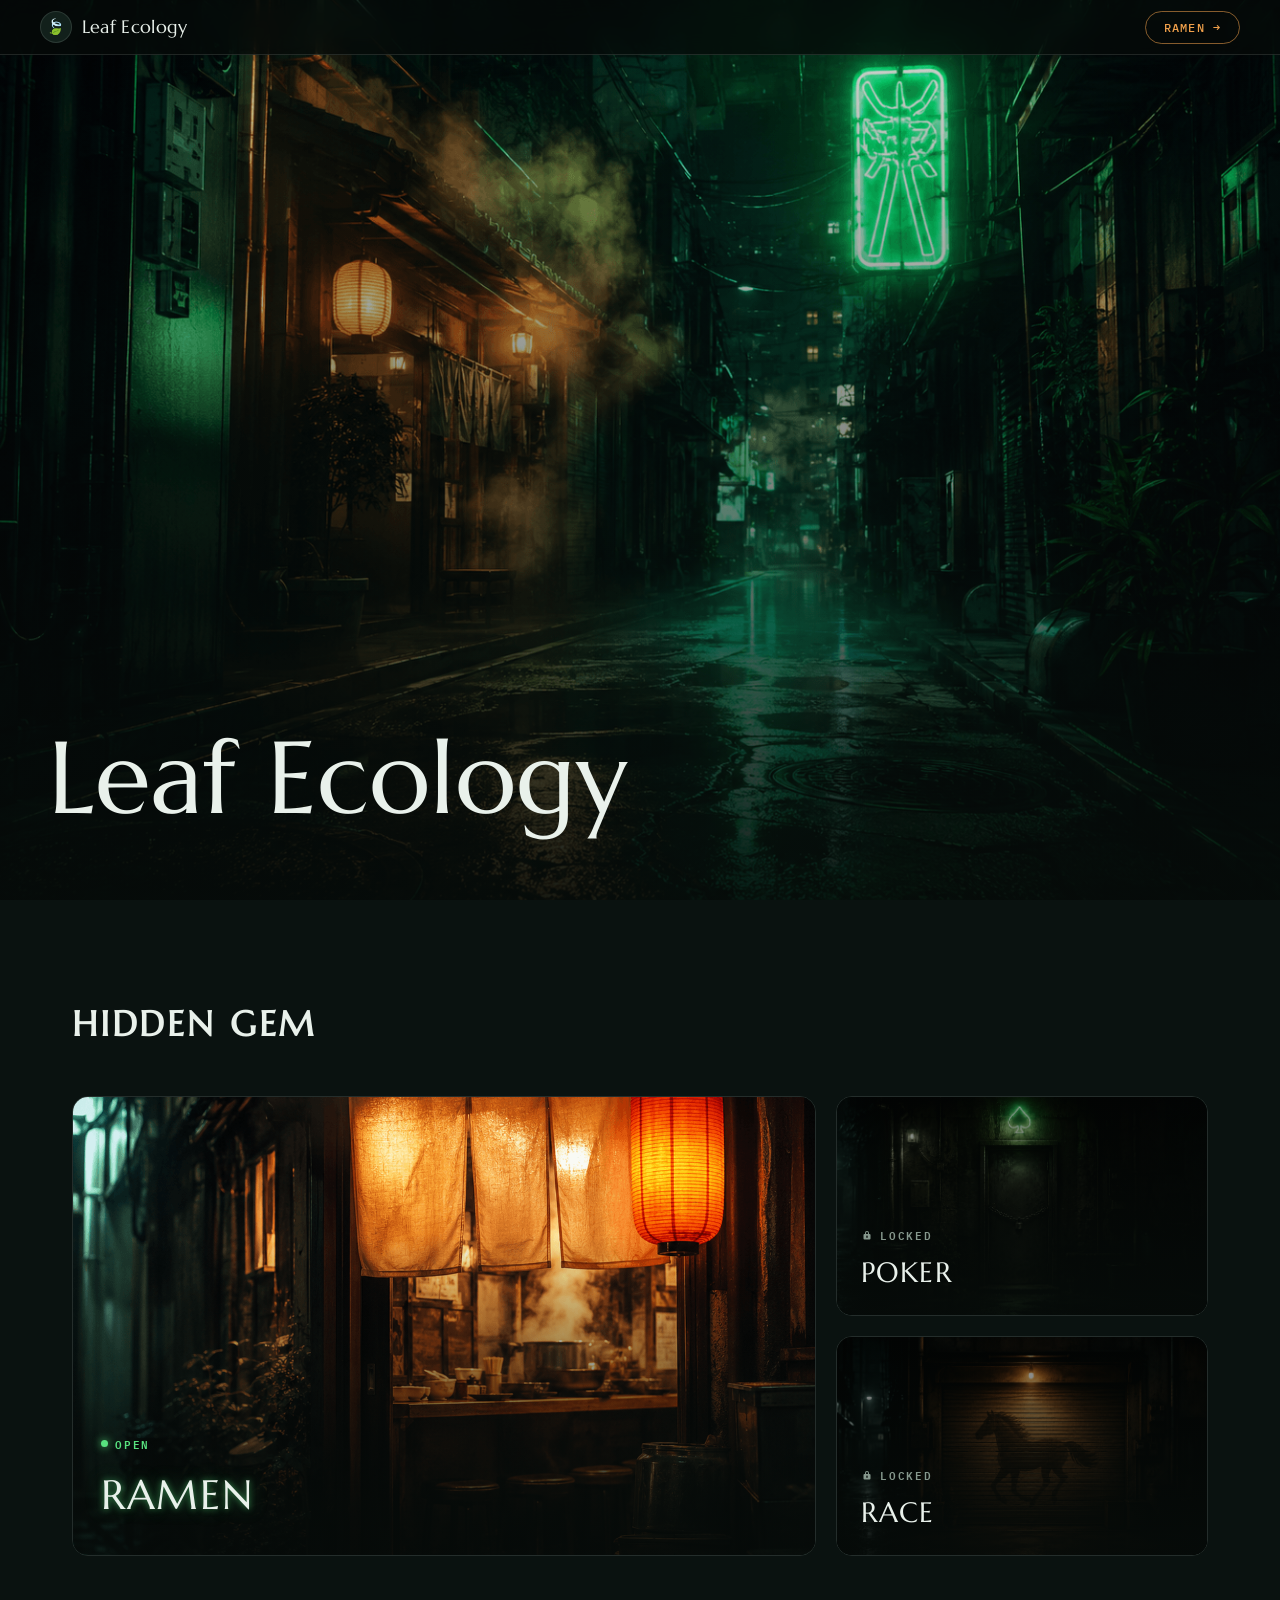
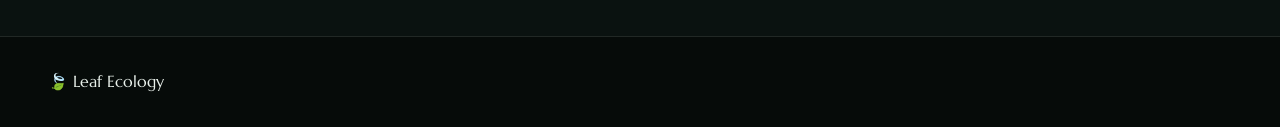
<file: index.html>
<!DOCTYPE html>
<html lang="ja">
<head>
  <meta charset="UTF-8">
  <meta name="viewport" content="width=device-width, initial-scale=1.0">
  <title>Leaf Ecology｜深夜の裏路地</title>
  <meta name="description" content="ラーメン、ポーカー、競馬。深夜の裏路地に隠れた、趣味だけの部屋「Leaf Ecology」">

  <!-- OGP -->
  <meta property="og:type"        content="website">
  <meta property="og:site_name"   content="Leaf Ecology">
  <meta property="og:title"       content="Leaf Ecology｜深夜の裏路地">
  <meta property="og:description" content="ラーメン、ポーカー、競馬。深夜の裏路地に隠れた、趣味だけの部屋">
  <meta property="og:url"         content="https://leaf-ecology.com/">
  <meta property="og:image"       content="https://leaf-ecology.com/assets/images/ogp_home.png">
  <meta property="og:locale"      content="ja_JP">

  <!-- Twitter Card -->
  <meta name="twitter:card"        content="summary_large_image">
  <meta name="twitter:title"       content="Leaf Ecology｜深夜の裏路地">
  <meta name="twitter:description" content="ラーメン、ポーカー、競馬。深夜の裏路地に隠れた、趣味だけの部屋">
  <meta name="twitter:image"       content="https://leaf-ecology.com/assets/images/ogp_home.png">

  <!-- Google Fonts -->
  <link rel="preconnect" href="https://fonts.googleapis.com">
  <link rel="preconnect" href="https://fonts.gstatic.com" crossorigin>
  <link href="https://fonts.googleapis.com/css2?family=Inter:wght@400;500;600;700;800;900&family=Noto+Sans+JP:wght@400;500;700;900&family=Marcellus&family=Shippori+Mincho:wght@500;600;700&family=IBM+Plex+Mono:wght@400;500;600&display=swap" rel="stylesheet">

  <!-- スタイルシート -->
  <link rel="stylesheet" href="style.css">
  <link rel="stylesheet" href="index.css">
</head>
<body>

<!-- nav の濃淡切り替え用センチナル -->
<div id="scroll-sentinel" aria-hidden="true"></div>

<!-- ── MASTHEAD NAV ── -->
<nav id="masthead">
  <a href="#" class="nav-logo">
    <div class="nav-logo-icon">🍃</div>
    <span>Leaf Ecology</span>
  </a>
  <ul class="nav-links" id="nav-links">
    <li><a href="ramen.html" class="nav-cta">Ramen →</a></li>
  </ul>
  <button class="nav-hamburger" id="nav-hamburger" aria-label="メニュー" aria-expanded="false">
    <span></span><span></span><span></span>
  </button>
</nav>

<!-- ── HERO : 路地の入り口 ── -->
<header class="hero" id="home">
  <div class="hero-bg" aria-hidden="true">
    <div class="hero-bg-fallback"></div>
    <img src="assets/images/alley/hero-alley.jpg" alt="" class="hero-bg-img"
      onerror="this.remove()">
    <div class="hero-scrim"></div>
  </div>

  <div class="hero-content">
    <h1 class="hero-title reveal">Leaf Ecology</h1>
  </div>
</header>

<!-- ── THE ROOMS : 隠れ家 ── -->
<section class="rooms" id="rooms">
  <div class="section-head reveal">
    <h2 class="section-title">HIDDEN GEM</h2>
  </div>

  <div class="room-grid">

    <!-- RAMEN — 開放中 -->
    <a href="ramen.html" class="room-door room-ramen room-open reveal">
      <div class="room-door-media" aria-hidden="true">
        <div class="room-door-fallback"></div>
        <img class="room-door-img" src="assets/images/alley/door-ramen.jpg" alt=""
          onerror="this.remove()">
        <div class="room-door-scrim"></div>
        <!-- 店先から立ちのぼる湯気 -->
        <div class="steam"><i></i><i></i><i></i></div>
      </div>
      <div class="room-door-content">
        <span class="room-status status-open"><i class="led" aria-hidden="true"></i>Open</span>
        <span class="room-code neon-sign">RAMEN</span>
      </div>
    </a>

    <div class="room-stack">

      <!-- POKER — 準備中 -->
      <div class="room-door room-poker room-locked reveal"
        role="button" aria-disabled="true" tabindex="0"
        aria-label="ポーカーの部屋(準備中)">
        <div class="room-door-media" aria-hidden="true">
          <div class="room-door-fallback"></div>
          <img class="room-door-img" src="assets/images/alley/door-poker.jpg" alt=""
            onerror="this.remove()">
          <div class="room-door-scrim"></div>
        </div>
        <div class="room-door-content">
          <span class="room-status status-locked">
            <svg viewBox="0 0 24 24" width="12" height="12" aria-hidden="true"><path fill="currentColor" d="M12 4a4 4 0 0 1 4 4v2h1a2 2 0 0 1 2 2v7a2 2 0 0 1-2 2H7a2 2 0 0 1-2-2v-7a2 2 0 0 1 2-2h1V8a4 4 0 0 1 4-4zm0 2a2 2 0 0 0-2 2v2h4V8a2 2 0 0 0-2-2zm0 7a1.6 1.6 0 0 0-.8 3l-.5 2.2h2.6L12.8 16a1.6 1.6 0 0 0-.8-3z"/></svg>
            Locked
          </span>
          <span class="room-code">POKER</span>
        </div>
      </div>

      <!-- RACE — 準備中 -->
      <div class="room-door room-race room-locked reveal"
        role="button" aria-disabled="true" tabindex="0"
        aria-label="競馬の部屋(準備中)">
        <div class="room-door-media" aria-hidden="true">
          <div class="room-door-fallback"></div>
          <img class="room-door-img" src="assets/images/alley/door-race.jpg" alt=""
            onerror="this.remove()">
          <div class="room-door-scrim"></div>
        </div>
        <div class="room-door-content">
          <span class="room-status status-locked">
            <svg viewBox="0 0 24 24" width="12" height="12" aria-hidden="true"><path fill="currentColor" d="M12 4a4 4 0 0 1 4 4v2h1a2 2 0 0 1 2 2v7a2 2 0 0 1-2 2H7a2 2 0 0 1-2-2v-7a2 2 0 0 1 2-2h1V8a4 4 0 0 1 4-4zm0 2a2 2 0 0 0-2 2v2h4V8a2 2 0 0 0-2-2zm0 7a1.6 1.6 0 0 0-.8 3l-.5 2.2h2.6L12.8 16a1.6 1.6 0 0 0-.8-3z"/></svg>
            Locked
          </span>
          <span class="room-code">RACE</span>
        </div>
      </div>

    </div>
  </div>
</section>

<!-- ── FOOTER ── -->
<footer class="site-foot">
  <span class="foot-logo">🍃 Leaf Ecology</span>
</footer>

<!-- JavaScript -->
<script src="script.js"></script>
</body>
</html>
</file>
<file: style.css>
/* =============================================
   Leaf Ecology — style.css(共通レイヤー)
   「深夜の裏路地」— 夜の路地に迷い込むパーソナルワールド
   全ページ共通: トークン / リセット / ノイズ / nav / footer / reveal
   ============================================= */

*, *::before, *::after { box-sizing: border-box; margin: 0; padding: 0; }

:root {
  /* 夜色ベース(緑みの闇。pure black は使わない) */
  --night:       #0A1210;                    /* ページ背景 */
  --night-deep:  #060B09;                    /* nav・footer・モーダルの深い闇 */
  --wall:        #12201B;                    /* カード・パネル(路地の壁面) */
  --line:        rgba(230,240,233,0.12);     /* 罫線 */

  /* テキスト */
  --steam:       #E9F1EB;                    /* 湯気の白(主文字色) */
  --mist:        #86988D;                    /* サブテキスト */

  /* アクセント2色ロック */
  --neon:        #58E27F;                    /* ネオングリーン: 状態と光 */
  --neon-dim:    rgba(88,226,127,0.14);
  --lantern:     #F0A04B;                    /* 提灯アンバー: 行動と温度 */
  --lantern-dim: rgba(240,160,75,0.14);

  /* 角丸システム */
  --radius-card: 16px;
  --radius-pill: 100px;

  /* フォント */
  --font-serif-en: 'Marcellus', serif;
  --font-serif-jp: 'Shippori Mincho', serif;
  --font-mono:     'IBM Plex Mono', monospace;
  --font-sans:     'Inter', 'Noto Sans JP', sans-serif;
}

html { scroll-behavior: smooth; }

body {
  font-family: var(--font-sans);
  background: var(--night);
  color: var(--steam);
  overflow-x: hidden;
  line-height: 1.6;
  position: relative;
}

::selection { background: var(--lantern); color: var(--night-deep); }

/* フォーカスリング(キーボード操作時のみ) */
:focus-visible {
  outline: 2px solid var(--neon);
  outline-offset: 3px;
}

/* ── 粒状ノイズ(SVG feTurbulence)を全面に固定 ── */
body::before {
  content: '';
  position: fixed;
  inset: 0;
  z-index: 1;
  pointer-events: none;
  opacity: 0.05;
  background-image: url("data:image/svg+xml,%3Csvg xmlns='http://www.w3.org/2000/svg' width='140' height='140'%3E%3Cfilter id='n'%3E%3CfeTurbulence type='fractalNoise' baseFrequency='0.85' numOctaves='2' stitchTiles='stitch'/%3E%3C/filter%3E%3Crect width='140' height='140' filter='url(%23n)'/%3E%3C/svg%3E");
}

/* スクロール位置検知用センチナル(nav の濃淡切り替えに使用) */
#scroll-sentinel {
  position: absolute;
  top: 0; left: 0;
  width: 1px; height: 1px;
  pointer-events: none;
}

/* コンテンツはノイズより手前に */
nav, header, section, footer { position: relative; z-index: 2; }

/* ── 発光LEDドット(共通) ── */
.led {
  display: inline-block;
  width: 7px; height: 7px;
  border-radius: 50%;
  background: var(--neon);
  box-shadow: 0 0 8px var(--neon);
  animation: led-pulse 2.2s ease-in-out infinite;
  flex-shrink: 0;
}
@keyframes led-pulse {
  0%, 100% { opacity: 1;   box-shadow: 0 0 8px var(--neon); }
  50%      { opacity: 0.4; box-shadow: 0 0 2px var(--neon); }
}

/* ── スクロール出現(JS有効時のみ隠す) ── */
body.js .reveal {
  opacity: 0;
  transform: translateY(22px);
  transition: opacity 0.7s ease, transform 0.7s ease;
}
body.js .reveal.visible {
  opacity: 1;
  transform: none;
}

/* ══════════════════════════════
   演出部品(全ページ共通)
   すべて transform / opacity のみをアニメーションさせる
══════════════════════════════ */

/* ── 湯気: ぼかした光の玉が立ちのぼる。親要素は position:relative + overflow:hidden ── */
.steam {
  position: absolute;
  left: 0; right: 0; bottom: 0;
  height: 75%;
  pointer-events: none;
  overflow: hidden;
}
.steam i {
  position: absolute;
  bottom: -18%;
  width: 90px; height: 150px;
  border-radius: 50%;
  background: radial-gradient(ellipse at center, rgba(233,241,235,0.4), transparent 70%);
  filter: blur(6px);
  opacity: 0;
  animation: steam-rise 7s ease-in-out infinite;
}
.steam i:nth-child(1) { left: 16%; }
.steam i:nth-child(2) { left: 44%; width: 70px; animation-duration: 8.5s; animation-delay: 2.3s; }
.steam i:nth-child(3) { left: 66%; animation-duration: 7.6s; animation-delay: 4.1s; }
@keyframes steam-rise {
  0%   { transform: translateY(0) scale(1);        opacity: 0; }
  30%  { opacity: 0.5; }
  100% { transform: translateY(-150px) scale(1.4); opacity: 0; }
}

/* ── ネオン看板: グローは静的に一度だけ描画し、明滅は opacity の steps() で表現 ──
   ロード時に一度チカッと点き、以後は数十秒周期でまれに揺らぐ(常時点滅はさせない) */
.neon-sign {
  text-shadow:
    0 0 6px  rgba(88,226,127,0.55),
    0 0 18px rgba(88,226,127,0.35);
  animation:
    neon-boot    1.8s steps(1, end) 0.4s 1,
    neon-flicker 34s  steps(1, end) 7s   infinite;
}
@keyframes neon-boot {
  0%, 100% { opacity: 1; }
  10% { opacity: 0.35; }
  16% { opacity: 1; }
  22% { opacity: 0.55; }
  28% { opacity: 1; }
}
@keyframes neon-flicker {
  0%, 100% { opacity: 1; }
  41%   { opacity: 1; }
  41.4% { opacity: 0.6; }
  41.9% { opacity: 1; }
  72%   { opacity: 1; }
  72.3% { opacity: 0.75; }
  72.7% { opacity: 1; }
  73%   { opacity: 0.85; }
  73.4% { opacity: 1; }
}

/* ── 提灯の揺れ: 吊り元を支点にゆっくり揺れる。個体ごとに
   --sway-duration / --sway-delay を変えて機械的な同期を避ける ── */
.lantern-sway {
  transform-origin: top center;
  animation: lantern-sway var(--sway-duration, 7s) ease-in-out var(--sway-delay, 0s) infinite;
}
@keyframes lantern-sway {
  0%, 100% { transform: rotate(-1.5deg); }
  50%      { transform: rotate(1.5deg); }
}

/* ── 施錠扉の rattle: クリックすると「ガチャッ」と拒む(減衰する横揺れ) ── */
.rattle { animation: door-rattle 0.4s ease; }
@keyframes door-rattle {
  0%, 100% { transform: translateX(0); }
  12%  { transform: translateX(-3px); }
  25%  { transform: translateX(3px); }
  37%  { transform: translateX(-3px); }
  50%  { transform: translateX(3px); }
  62%  { transform: translateX(-2px); }
  75%  { transform: translateX(2px); }
  87%  { transform: translateX(-1px); }
}

/* ══════════════════════════════
   セクション共通見出し
══════════════════════════════ */
.section-title {
  font-family: var(--font-serif-jp);
  font-weight: 600;
  font-size: clamp(1.6rem, 3vw, 2.2rem);
  letter-spacing: 0.1em;
  color: var(--steam);
}

/* ══════════════════════════════
   MASTHEAD NAV
══════════════════════════════ */
nav {
  position: fixed; top: 0; left: 0; right: 0; z-index: 100;
  display: flex; align-items: center; justify-content: space-between;
  padding: 0.7rem 2.5rem;
  background: rgba(6,11,9,0.72);
  backdrop-filter: blur(12px);
  -webkit-backdrop-filter: blur(12px);
  border-bottom: 1px solid var(--line);
  transition: background 0.3s, box-shadow 0.3s;
}
nav.scrolled {
  background: rgba(6,11,9,0.94);
  box-shadow: 0 2px 24px rgba(0,0,0,0.4);
}
.nav-logo {
  display: flex; align-items: center; gap: 0.6rem;
  font-family: var(--font-serif-en);
  font-size: 1.1rem; letter-spacing: 0.02em;
  color: var(--steam); text-decoration: none;
}
.nav-logo-icon {
  width: 32px; height: 32px;
  background: var(--wall);
  border: 1px solid var(--line);
  border-radius: 50%;
  display: flex; align-items: center; justify-content: center;
  font-size: 0.95rem; flex-shrink: 0;
}
.nav-links { display: flex; gap: 2rem; list-style: none; align-items: center; }
.nav-links a {
  text-decoration: none; color: var(--mist);
  font-family: var(--font-mono);
  font-size: 0.78rem; font-weight: 500;
  text-transform: uppercase; letter-spacing: 0.1em;
  transition: color 0.2s;
}
.nav-links a:hover { color: var(--steam); }
.nav-links a.active { color: var(--neon); }
.nav-cta {
  border: 1px solid rgba(240,160,75,0.55);
  color: var(--lantern) !important;
  padding: 0.45rem 1.1rem; border-radius: var(--radius-pill);
  transition: background 0.2s, color 0.2s !important;
}
.nav-cta:hover { background: var(--lantern); color: var(--night-deep) !important; }

/* ── ハンバーガーボタン ── */
.nav-hamburger {
  display: none;
  flex-direction: column;
  justify-content: center;
  align-items: center;
  gap: 5px;
  width: 40px; height: 40px;
  background: transparent;
  border: none; cursor: pointer;
  padding: 6px; border-radius: 10px;
  transition: background 0.2s;
  z-index: 110;
}
.nav-hamburger:hover { background: rgba(233,241,235,0.06); }
.nav-hamburger span {
  display: block;
  width: 22px; height: 2px;
  background: var(--steam); border-radius: 2px;
  transition: transform 0.3s, opacity 0.3s, width 0.3s;
  transform-origin: center;
}
.nav-hamburger.open span:nth-child(1) { transform: translateY(7px) rotate(45deg); }
.nav-hamburger.open span:nth-child(2) { opacity: 0; transform: scaleX(0); }
.nav-hamburger.open span:nth-child(3) { transform: translateY(-7px) rotate(-45deg); }

@media (max-width: 900px) {
  nav { padding: 0.8rem 1.25rem; }
  .nav-hamburger { display: flex; }

  .nav-links {
    display: none;
    position: absolute;
    top: 100%; left: 0; right: 0;
    background: rgba(6,11,9,0.98);
    backdrop-filter: blur(16px);
    border-bottom: 1px solid var(--line);
    flex-direction: column;
    align-items: flex-start;
    gap: 0;
    padding: 0.5rem 0 1rem;
    box-shadow: 0 12px 32px rgba(0,0,0,0.4);
  }
  .nav-links.open { display: flex; }
  .nav-links li { width: 100%; }
  .nav-links a {
    display: block; padding: 0.85rem 1.75rem;
    font-size: 0.85rem;
  }
  .nav-links .nav-cta {
    margin: 0.5rem 1.75rem 0;
    display: inline-block; width: auto;
  }
}

/* ══════════════════════════════
   FOOTER
══════════════════════════════ */
.site-foot {
  border-top: 1px solid var(--line);
  background: var(--night-deep);
  padding: 2rem 3rem;
  display: flex; align-items: center;
}
.foot-logo {
  font-family: var(--font-serif-en);
  font-size: 1rem;
  color: var(--steam);
}
@media (max-width: 900px) {
  .site-foot { padding: 1.75rem 1.5rem; }
}

/* ══════════════════════════════
   REDUCED MOTION — アニメーション停止
══════════════════════════════ */
@media (prefers-reduced-motion: reduce) {
  html { scroll-behavior: auto; }
  .led { animation: none; }
  body.js .reveal {
    opacity: 1;
    transform: none;
    transition: none;
  }

  /* 演出部品の停止 */
  .steam i {
    animation: none;
    opacity: 0.25;                     /* 静的なヘイズとして残す */
    transform: translateY(-60px) scale(1.2);
  }
  .neon-sign    { animation: none; }   /* 点灯状態で固定 */
  .lantern-sway { animation: none; }   /* 静止 */
  .rattle       { animation: none; }   /* 揺れなし(鍵アイコンで施錠は伝わる) */
}
</file>
<file: index.css>
/* =============================================
   Leaf Ecology — index.css(トップページ専用)
   「深夜の裏路地」— 路地の入り口 → 三つの扉 → 店主の卓
   ============================================= */

/* ══════════════════════════════
   HERO — 路地の入り口
══════════════════════════════ */
.hero {
  position: relative;
  min-height: 100svh;
  display: flex;
  align-items: flex-end;
  padding: 0 3rem 4.5rem;
  overflow: hidden;
  isolation: isolate;
}

.hero-bg { position: absolute; inset: 0; z-index: 0; }
.hero-bg-fallback {
  position: absolute; inset: 0;
  background:
    linear-gradient(180deg, #0E1A15 0%, var(--night) 75%),
    radial-gradient(ellipse at 50% 80%, var(--neon-dim), transparent 60%),
    radial-gradient(circle at 22% 30%, var(--lantern-dim), transparent 50%);
}
.hero-bg-img {
  position: absolute; inset: 0;
  width: 100%; height: 100%;
  object-fit: cover;
  z-index: 1;
}
.hero-scrim {
  position: absolute; inset: 0; z-index: 1;
  background: linear-gradient(180deg,
    rgba(6,11,9,0.15) 0%,
    rgba(6,11,9,0.55) 60%,
    rgba(6,11,9,0.92) 100%);
}

.hero-content {
  position: relative; z-index: 2;
  max-width: 640px;
}
.hero-title {
  font-family: var(--font-serif-en);
  font-weight: 400;
  font-size: clamp(3rem, 8vw, 6.5rem);
  line-height: 0.98;
  color: var(--steam);
}
/* ══════════════════════════════
   THE ROOMS — 三つの扉
══════════════════════════════ */
.rooms {
  max-width: 1200px;
  margin: 0 auto;
  padding: 6rem 2rem 5rem;
}
.section-head { margin-bottom: 2.75rem; }
.rooms .section-title {
  font-family: var(--font-serif-en);
  letter-spacing: 0.08em;
}

.room-grid {
  display: grid;
  grid-template-columns: 2fr 1fr;
  gap: 1.25rem;
  align-items: stretch;
}
.room-stack {
  display: flex;
  flex-direction: column;
  gap: 1.25rem;
}

.room-door {
  position: relative;
  display: flex;
  min-height: 460px;
  border-radius: var(--radius-card);
  border: 1px solid var(--line);
  overflow: hidden;
  text-decoration: none;
  color: var(--steam);
  transition: border-color 0.3s ease;
}
.room-stack .room-door { min-height: unset; flex: 1; }

.room-door-media { position: absolute; inset: 0; z-index: 0; }
.room-door-fallback { position: absolute; inset: 0; }
.room-door-img {
  position: absolute; inset: 0;
  width: 100%; height: 100%;
  object-fit: cover;
  z-index: 1;
  transition: transform 0.5s ease;
}
.room-door-scrim {
  position: absolute; inset: 0; z-index: 2;
  background: linear-gradient(180deg, rgba(6,11,9,0) 30%, rgba(6,11,9,0.88) 92%);
}

/* 扉メディア内の演出レイヤー(湯気)はスクリムより手前 */
.room-door-media .steam { z-index: 3; }
.room-locked .room-door-scrim {
  background: linear-gradient(180deg, rgba(6,11,9,0.35) 0%, rgba(6,11,9,0.92) 92%);
}

/* 部屋ごとのフォールバック配色 */
.room-ramen .room-door-fallback {
  background:
    radial-gradient(ellipse at 50% 100%, var(--lantern-dim), transparent 60%),
    linear-gradient(160deg, #16241C 0%, #0A1210 100%);
}
.room-poker .room-door-fallback {
  background:
    radial-gradient(circle at 70% 20%, var(--neon-dim), transparent 55%),
    linear-gradient(160deg, #12201B 0%, #060B09 100%);
}
.room-race .room-door-fallback {
  background:
    radial-gradient(circle at 30% 25%, var(--lantern-dim), transparent 50%),
    linear-gradient(160deg, #12201B 0%, #060B09 100%);
}

.room-door-content {
  position: relative; z-index: 3;
  margin-top: auto;
  padding: 1.75rem;
  display: flex; flex-direction: column; gap: 0.6rem;
  width: 100%;
}
.room-stack .room-door-content { padding: 1.25rem 1.5rem; gap: 0.4rem; }

.room-status {
  display: inline-flex; align-items: center; gap: 0.45rem;
  font-family: var(--font-mono);
  font-size: 0.68rem; font-weight: 600;
  text-transform: uppercase; letter-spacing: 0.16em;
}
.status-open   { color: var(--neon); }
.status-locked { color: var(--mist); }

.room-code {
  font-family: var(--font-serif-en);
  font-size: clamp(1.6rem, 3.2vw, 2.6rem);
  letter-spacing: 0.04em;
  color: var(--steam);
}
/* 開放中の扉の看板グロー・明滅は共通部品 .neon-sign(style.css)が担う */
.room-stack .room-code { font-size: clamp(1.3rem, 2.2vw, 1.8rem); }

.room-open:hover { border-color: rgba(240,160,75,0.5); }
.room-open:hover .room-door-img { transform: scale(1.04); }

/* ══════════════════════════════
   RESPONSIVE
══════════════════════════════ */
@media (max-width: 900px) {
  .hero { padding: 0 1.5rem 3rem; }

  .room-grid { grid-template-columns: 1fr; }
  .room-door { min-height: 320px; }
  .room-stack .room-door { min-height: 220px; }
}

@media (max-width: 480px) {
  .rooms { padding: 4rem 1.25rem 3.5rem; }
}
</file>
